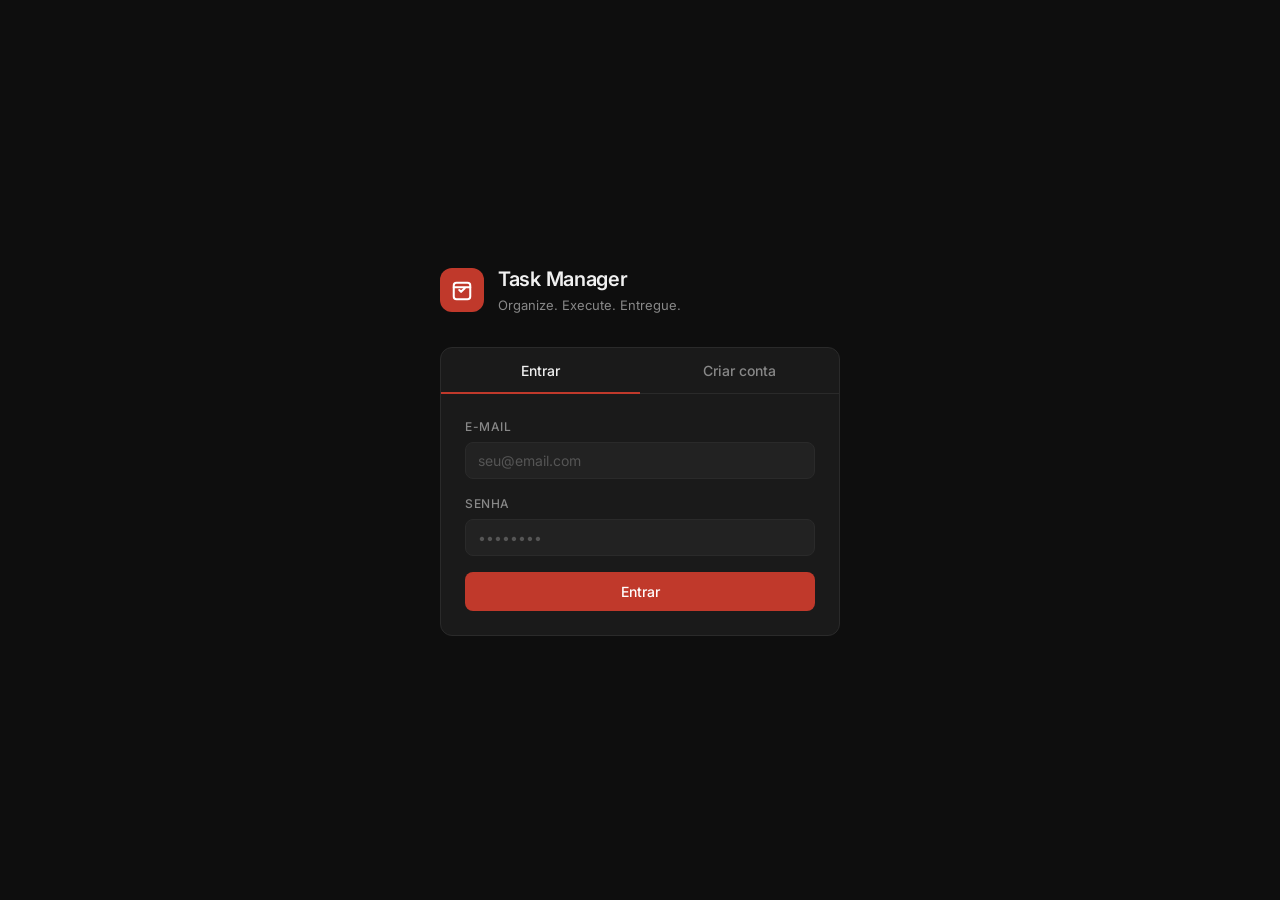
<file: src/main/resources/static/index.html>
<!DOCTYPE html>
<html lang="pt-BR" data-theme="dark">
<head>
  <meta charset="UTF-8" />
  <meta name="viewport" content="width=device-width, initial-scale=1.0" />
  <title>Task Manager</title>
  <link rel="preconnect" href="https://fonts.googleapis.com" />
  <link href="https://fonts.googleapis.com/css2?family=Inter:wght@400;500;600&family=JetBrains+Mono:wght@400;500&display=swap" rel="stylesheet" />
  <link rel="stylesheet" href="css/style.css" />
</head>
<body>

<!-- AUTH SCREEN -->
<div id="auth-screen">
  <div class="auth-container">
    <div class="auth-brand">
      <div class="auth-logo">
        <svg viewBox="0 0 24 24" fill="none" stroke="currentColor" stroke-width="2.2" stroke-linecap="round" stroke-linejoin="round">
          <path d="M9 12l2 2 4-4"/>
          <rect x="3" y="4" width="18" height="18" rx="3"/>
          <line x1="3" y1="9" x2="21" y2="9"/>
        </svg>
      </div>
      <div>
        <h1 class="auth-title">Task Manager</h1>
        <p class="auth-subtitle">Organize. Execute. Entregue.</p>
      </div>
    </div>

    <div class="auth-card">
      <div class="auth-tabs">
        <button class="auth-tab active" id="tab-login" onclick="switchTab('login')">Entrar</button>
        <button class="auth-tab" id="tab-register" onclick="switchTab('register')">Criar conta</button>
      </div>

      <!-- LOGIN FORM -->
      <div id="form-login" class="auth-form">
        <div class="field-group">
          <label class="field-label">E-mail</label>
          <input type="email" id="login-email" class="field-input" placeholder="seu@email.com" />
        </div>
        <div class="field-group">
          <label class="field-label">Senha</label>
          <input type="password" id="login-password" class="field-input" placeholder="••••••••" />
        </div>
        <div id="login-error" class="auth-error hidden"></div>
        <button class="btn-primary full" onclick="handleLogin()">Entrar</button>
      </div>

      <!-- REGISTER FORM -->
      <div id="form-register" class="auth-form hidden">
        <div class="field-group">
          <label class="field-label">Nome</label>
          <input type="text" id="reg-name" class="field-input" placeholder="Seu nome" />
        </div>
        <div class="field-group">
          <label class="field-label">E-mail</label>
          <input type="email" id="reg-email" class="field-input" placeholder="seu@email.com" />
        </div>
        <div class="field-group">
          <label class="field-label">Senha</label>
          <input type="password" id="reg-password" class="field-input" placeholder="Mínimo 6 caracteres" />
        </div>
        <div id="reg-error" class="auth-error hidden"></div>
        <button class="btn-primary full" onclick="handleRegister()">Criar conta</button>
      </div>
    </div>
  </div>
</div>

<!-- APP SCREEN -->
<div id="app-screen" class="hidden">
  <aside class="sidebar">
    <div class="sidebar-top">
      <div class="sidebar-brand">
        <div class="sidebar-logo">
          <svg viewBox="0 0 24 24" fill="none" stroke="currentColor" stroke-width="2.2" stroke-linecap="round" stroke-linejoin="round">
            <path d="M9 12l2 2 4-4"/>
            <rect x="3" y="4" width="18" height="18" rx="3"/>
            <line x1="3" y1="9" x2="21" y2="9"/>
          </svg>
        </div>
        <span class="sidebar-brand-name">TaskManager</span>
      </div>

      <nav class="sidebar-nav">
        <button class="nav-item active" data-view="all" onclick="setView('all', this)">
          <svg class="nav-icon" viewBox="0 0 24 24" fill="none" stroke="currentColor" stroke-width="2" stroke-linecap="round" stroke-linejoin="round">
            <rect x="3" y="3" width="7" height="7"/><rect x="14" y="3" width="7" height="7"/>
            <rect x="14" y="14" width="7" height="7"/><rect x="3" y="14" width="7" height="7"/>
          </svg>
          <span>Todas as tarefas</span>
          <span class="nav-count" id="count-all">0</span>
        </button>
        <button class="nav-item" data-view="PENDING" onclick="setView('PENDING', this)">
          <svg class="nav-icon" viewBox="0 0 24 24" fill="none" stroke="currentColor" stroke-width="2" stroke-linecap="round" stroke-linejoin="round">
            <circle cx="12" cy="12" r="10"/><polyline points="12 6 12 12 16 14"/>
          </svg>
          <span>Pendentes</span>
          <span class="nav-count" id="count-pending">0</span>
        </button>
        <button class="nav-item" data-view="IN_PROGRESS" onclick="setView('IN_PROGRESS', this)">
          <svg class="nav-icon" viewBox="0 0 24 24" fill="none" stroke="currentColor" stroke-width="2" stroke-linecap="round" stroke-linejoin="round">
            <polyline points="23 4 23 10 17 10"/><path d="M20.49 15a9 9 0 1 1-2.12-9.36L23 10"/>
          </svg>
          <span>Em progresso</span>
          <span class="nav-count" id="count-progress">0</span>
        </button>
        <button class="nav-item" data-view="COMPLETED" onclick="setView('COMPLETED', this)">
          <svg class="nav-icon" viewBox="0 0 24 24" fill="none" stroke="currentColor" stroke-width="2" stroke-linecap="round" stroke-linejoin="round">
            <polyline points="20 6 9 17 4 12"/>
          </svg>
          <span>Concluídas</span>
          <span class="nav-count" id="count-done">0</span>
        </button>
      </nav>
    </div>

    <div class="sidebar-bottom">
      <button class="theme-toggle" onclick="toggleTheme()" title="Alternar tema">
        <svg id="icon-moon" class="nav-icon" viewBox="0 0 24 24" fill="none" stroke="currentColor" stroke-width="2" stroke-linecap="round" stroke-linejoin="round">
          <path d="M21 12.79A9 9 0 1 1 11.21 3 7 7 0 0 0 21 12.79z"/>
        </svg>
        <svg id="icon-sun" class="nav-icon hidden" viewBox="0 0 24 24" fill="none" stroke="currentColor" stroke-width="2" stroke-linecap="round" stroke-linejoin="round">
          <circle cx="12" cy="12" r="5"/><line x1="12" y1="1" x2="12" y2="3"/>
          <line x1="12" y1="21" x2="12" y2="23"/><line x1="4.22" y1="4.22" x2="5.64" y2="5.64"/>
          <line x1="18.36" y1="18.36" x2="19.78" y2="19.78"/><line x1="1" y1="12" x2="3" y2="12"/>
          <line x1="21" y1="12" x2="23" y2="12"/><line x1="4.22" y1="19.78" x2="5.64" y2="18.36"/>
          <line x1="18.36" y1="5.64" x2="19.78" y2="4.22"/>
        </svg>
        <span>Alternar tema</span>
      </button>
      <button class="logout-btn" onclick="handleLogout()">
        <svg class="nav-icon" viewBox="0 0 24 24" fill="none" stroke="currentColor" stroke-width="2" stroke-linecap="round" stroke-linejoin="round">
          <path d="M9 21H5a2 2 0 0 1-2-2V5a2 2 0 0 1 2-2h4"/>
          <polyline points="16 17 21 12 16 7"/><line x1="21" y1="12" x2="9" y2="12"/>
        </svg>
        <span>Sair</span>
      </button>
    </div>
  </aside>

  <main class="main">
    <div class="main-header">
      <div>
        <h2 class="main-title" id="view-title">Todas as tarefas</h2>
        <p class="main-subtitle" id="view-subtitle">Gerencie todas as suas tarefas</p>
      </div>
      <button class="btn-primary" onclick="openModal()">
        <svg viewBox="0 0 24 24" fill="none" stroke="currentColor" stroke-width="2.5" stroke-linecap="round" stroke-linejoin="round" width="16" height="16">
          <line x1="12" y1="5" x2="12" y2="19"/><line x1="5" y1="12" x2="19" y2="12"/>
        </svg>
        Nova tarefa
      </button>
    </div>

    <div id="tasks-container">
      <div class="loading-state">
        <div class="spinner"></div>
        <span>Carregando tarefas...</span>
      </div>
    </div>
  </main>

  <!-- MOBILE NAVIGATION -->
  <nav class="mobile-nav">
    <button class="mobile-nav-item active" data-view="all" onclick="setView('all', this)">
      <svg viewBox="0 0 24 24" fill="none" stroke="currentColor" stroke-width="2" stroke-linecap="round" stroke-linejoin="round">
        <rect x="3" y="3" width="7" height="7"/><rect x="14" y="3" width="7" height="7"/>
        <rect x="14" y="14" width="7" height="7"/><rect x="3" y="14" width="7" height="7"/>
      </svg>
      <span>Todas</span>
    </button>
    <button class="mobile-nav-item" data-view="PENDING" onclick="setView('PENDING', this)">
      <svg viewBox="0 0 24 24" fill="none" stroke="currentColor" stroke-width="2" stroke-linecap="round" stroke-linejoin="round">
        <circle cx="12" cy="12" r="10"/><polyline points="12 6 12 12 16 14"/>
      </svg>
      <span>Pendentes</span>
    </button>
    <button class="mobile-nav-item" data-view="IN_PROGRESS" onclick="setView('IN_PROGRESS', this)">
      <svg viewBox="0 0 24 24" fill="none" stroke="currentColor" stroke-width="2" stroke-linecap="round" stroke-linejoin="round">
        <polyline points="23 4 23 10 17 10"/><path d="M20.49 15a9 9 0 1 1-2.12-9.36L23 10"/>
      </svg>
      <span>Progresso</span>
    </button>
    <button class="mobile-nav-item" data-view="COMPLETED" onclick="setView('COMPLETED', this)">
      <svg viewBox="0 0 24 24" fill="none" stroke="currentColor" stroke-width="2" stroke-linecap="round" stroke-linejoin="round">
        <polyline points="20 6 9 17 4 12"/>
      </svg>
      <span>Concluídas</span>
    </button>
  </nav>
</div>

<!-- MODAL NOVA TAREFA -->
<div id="modal-overlay" class="modal-overlay hidden" onclick="closeModalOnOverlay(event)">
  <div class="modal">
    <div class="modal-header">
      <h3 class="modal-title" id="modal-title-text">Nova tarefa</h3>
      <button class="modal-close" onclick="closeModal()">
        <svg viewBox="0 0 24 24" fill="none" stroke="currentColor" stroke-width="2" stroke-linecap="round" stroke-linejoin="round" width="18" height="18">
          <line x1="18" y1="6" x2="6" y2="18"/><line x1="6" y1="6" x2="18" y2="18"/>
        </svg>
      </button>
    </div>
    <div class="modal-body">
      <input type="hidden" id="modal-task-id" value="" />
      <div class="field-group">
        <label class="field-label">Título <span class="required">*</span></label>
        <input type="text" id="modal-title" class="field-input" placeholder="O que precisa ser feito?" />
      </div>
      <div class="field-group">
        <label class="field-label">Descrição</label>
        <textarea id="modal-desc" class="field-input field-textarea" placeholder="Detalhes opcionais..."></textarea>
      </div>
      <div class="field-group">
        <label class="field-label">Status</label>
        <select id="modal-status" class="field-input">
          <option value="PENDING">Pendente</option>
          <option value="IN_PROGRESS">Em progresso</option>
          <option value="COMPLETED">Concluída</option>
        </select>
      </div>
    </div>
    <div class="modal-footer">
      <button class="btn-ghost" onclick="closeModal()">Cancelar</button>
      <button class="btn-primary" onclick="saveTask()">Salvar tarefa</button>
    </div>
  </div>
</div>

<!-- TOAST -->
<div id="toast" class="toast hidden"></div>

<script src="js/api.js"></script>
<script src="js/auth.js"></script>
<script src="js/tasks.js"></script>
<script src="js/app.js"></script>
</body>
</html>
</file>
<file: src/main/resources/static/css/style.css>
/* ── TOKENS ───────────────────────────────────────────────── */
:root {
    --red:        #c0392b;
    --red-hover:  #a93226;
    --red-subtle: rgba(192, 57, 43, 0.12);

    --bg:         #0e0e0e;
    --surface:    #1a1a1a;
    --surface2:   #222222;
    --border:     #2a2a2a;

    --txt:        #f0f0f0;
    --txt2:       #888888;
    --txt3:       #555555;

    --pending:    #d4a017;
    --progress:   #4a90d9;
    --done:       #27a06a;

    --sidebar-w:  240px;
    --radius:     8px;
    --radius-lg:  12px;
    --transition: 150ms ease;

    --font:       'Inter', sans-serif;
    --mono:       'JetBrains Mono', monospace;
}

[data-theme="light"] {
    --bg:       #f2f2f2;
    --surface:  #ffffff;
    --surface2: #f7f7f7;
    --border:   #e0e0e0;
    --txt:      #1a1a1a;
    --txt2:     #666666;
    --txt3:     #999999;
}

/* ── RESET ────────────────────────────────────────────────── */
*, *::before, *::after { box-sizing: border-box; margin: 0; padding: 0; }
html { height: 100%; }
body {
    font-family: var(--font);
    background: var(--bg);
    color: var(--txt);
    height: 100%;
    font-size: 14px;
    line-height: 1.5;
    transition: background var(--transition), color var(--transition);
}

/* ── UTILITIES ────────────────────────────────────────────── */
.hidden { display: none !important; }

/* ── BUTTONS ──────────────────────────────────────────────── */
.btn-primary {
    display: inline-flex;
    align-items: center;
    gap: 6px;
    background: var(--red);
    color: #fff;
    border: none;
    border-radius: var(--radius);
    padding: 9px 18px;
    font-family: var(--font);
    font-size: 14px;
    font-weight: 500;
    cursor: pointer;
    transition: background var(--transition);
    white-space: nowrap;
}
.btn-primary:hover { background: var(--red-hover); }
.btn-primary.full { width: 100%; justify-content: center; padding: 11px; }

.btn-ghost {
    display: inline-flex;
    align-items: center;
    gap: 6px;
    background: transparent;
    color: var(--txt2);
    border: 1px solid var(--border);
    border-radius: var(--radius);
    padding: 9px 18px;
    font-family: var(--font);
    font-size: 14px;
    cursor: pointer;
    transition: all var(--transition);
}
.btn-ghost:hover { color: var(--txt); border-color: var(--txt3); }

.btn-icon {
    display: inline-flex;
    align-items: center;
    justify-content: center;
    background: transparent;
    border: none;
    color: var(--txt3);
    padding: 6px;
    border-radius: 6px;
    cursor: pointer;
    transition: all var(--transition);
}
.btn-icon:hover { color: var(--txt); background: var(--surface2); }
.btn-icon.danger:hover { color: var(--red); background: var(--red-subtle); }

/* ── FORM FIELDS ──────────────────────────────────────────── */
.field-group { display: flex; flex-direction: column; gap: 6px; }

.field-label {
    font-size: 12px;
    font-weight: 500;
    color: var(--txt2);
    text-transform: uppercase;
    letter-spacing: .5px;
}
.field-label .required { color: var(--red); }

.field-input {
    background: var(--surface2);
    border: 1px solid var(--border);
    color: var(--txt);
    border-radius: var(--radius);
    padding: 9px 12px;
    font-family: var(--font);
    font-size: 14px;
    outline: none;
    transition: border var(--transition);
    width: 100%;
}
.field-input:focus { border-color: var(--red); }
.field-input::placeholder { color: var(--txt3); }
.field-textarea { resize: vertical; min-height: 90px; }
select.field-input option { background: var(--surface); }

/* ── AUTH SCREEN ──────────────────────────────────────────── */
#auth-screen {
    min-height: 100vh;
    display: flex;
    align-items: center;
    justify-content: center;
    padding: 2rem 1rem;
}

.auth-container {
    width: 100%;
    max-width: 400px;
    display: flex;
    flex-direction: column;
    gap: 2rem;
}

.auth-brand {
    display: flex;
    align-items: center;
    gap: 14px;
}

.auth-logo {
    width: 44px;
    height: 44px;
    background: var(--red);
    border-radius: var(--radius-lg);
    display: flex;
    align-items: center;
    justify-content: center;
    flex-shrink: 0;
}
.auth-logo svg { width: 22px; height: 22px; stroke: #fff; }

.auth-title {
    font-size: 20px;
    font-weight: 600;
    letter-spacing: -.3px;
}
.auth-subtitle { font-size: 13px; color: var(--txt2); margin-top: 2px; }

.auth-card {
    background: var(--surface);
    border: 1px solid var(--border);
    border-radius: var(--radius-lg);
    overflow: hidden;
}

.auth-tabs {
    display: flex;
    border-bottom: 1px solid var(--border);
}
.auth-tab {
    flex: 1;
    background: transparent;
    border: none;
    color: var(--txt2);
    padding: 14px;
    font-family: var(--font);
    font-size: 14px;
    font-weight: 500;
    cursor: pointer;
    transition: all var(--transition);
    position: relative;
}
.auth-tab:hover { color: var(--txt); }
.auth-tab.active {
    color: var(--txt);
}
.auth-tab.active::after {
    content: '';
    position: absolute;
    bottom: -1px;
    left: 0;
    right: 0;
    height: 2px;
    background: var(--red);
}

.auth-form {
    padding: 1.5rem;
    display: flex;
    flex-direction: column;
    gap: 1rem;
}

.auth-error {
    font-size: 13px;
    color: var(--red);
    background: var(--red-subtle);
    border: 1px solid rgba(192, 57, 43, 0.25);
    border-radius: var(--radius);
    padding: 9px 12px;
}

/* ── APP LAYOUT ───────────────────────────────────────────── */
#app-screen {
    display: flex;
    height: 100vh;
    overflow: hidden;
}

/* ── SIDEBAR ──────────────────────────────────────────────── */
.sidebar {
    width: var(--sidebar-w);
    flex-shrink: 0;
    background: var(--surface);
    border-right: 1px solid var(--border);
    display: flex;
    flex-direction: column;
    justify-content: space-between;
    padding: 1.25rem 0;
    transition: background var(--transition);
}

.sidebar-top { display: flex; flex-direction: column; gap: 2rem; }

.sidebar-brand {
    display: flex;
    align-items: center;
    gap: 10px;
    padding: 0 1.25rem;
}
.sidebar-logo {
    width: 32px;
    height: 32px;
    background: var(--red);
    border-radius: 8px;
    display: flex;
    align-items: center;
    justify-content: center;
    flex-shrink: 0;
}
.sidebar-logo svg { width: 16px; height: 16px; stroke: #fff; }
.sidebar-brand-name { font-size: 15px; font-weight: 600; letter-spacing: -.2px; }

.sidebar-nav {
    display: flex;
    flex-direction: column;
    gap: 2px;
    padding: 0 0.75rem;
}

.nav-item {
    display: flex;
    align-items: center;
    gap: 10px;
    background: transparent;
    border: none;
    color: var(--txt2);
    padding: 9px 10px;
    border-radius: var(--radius);
    font-family: var(--font);
    font-size: 13.5px;
    cursor: pointer;
    transition: all var(--transition);
    text-align: left;
    width: 100%;
    border-left: 3px solid transparent;
}
.nav-item:hover { color: var(--txt); background: var(--surface2); }
.nav-item.active {
    color: var(--txt);
    background: var(--red-subtle);
    border-left-color: var(--red);
}

.nav-icon { width: 16px; height: 16px; flex-shrink: 0; }

.nav-count {
    margin-left: auto;
    font-family: var(--mono);
    font-size: 11px;
    color: var(--txt3);
    background: var(--surface2);
    border: 1px solid var(--border);
    border-radius: 20px;
    padding: 1px 7px;
    min-width: 24px;
    text-align: center;
}
.nav-item.active .nav-count {
    background: var(--red-subtle);
    border-color: rgba(192, 57, 43, 0.3);
    color: var(--red);
}

.sidebar-bottom {
    display: flex;
    flex-direction: column;
    gap: 2px;
    padding: 0 0.75rem;
}

.theme-toggle, .logout-btn {
    display: flex;
    align-items: center;
    gap: 10px;
    background: transparent;
    border: none;
    color: var(--txt2);
    padding: 9px 10px;
    border-radius: var(--radius);
    font-family: var(--font);
    font-size: 13.5px;
    cursor: pointer;
    transition: all var(--transition);
    width: 100%;
    text-align: left;
    border-left: 3px solid transparent;
}
.theme-toggle:hover { color: var(--txt); background: var(--surface2); }
.logout-btn:hover { color: var(--red); background: var(--red-subtle); }

/* ── MAIN ─────────────────────────────────────────────────── */
.main {
    flex: 1;
    overflow-y: auto;
    display: flex;
    flex-direction: column;
    gap: 1.5rem;
    padding: 2rem;
}

.main-header {
    display: flex;
    align-items: flex-start;
    justify-content: space-between;
    gap: 1rem;
}
.main-title { font-size: 20px; font-weight: 600; letter-spacing: -.3px; }
.main-subtitle { font-size: 13px; color: var(--txt2); margin-top: 3px; }

/* ── TASK LIST ────────────────────────────────────────────── */
.tasks-list {
    display: flex;
    flex-direction: column;
    gap: 8px;
}

.task-card {
    background: var(--surface);
    border: 1px solid var(--border);
    border-radius: var(--radius-lg);
    padding: 1rem 1.25rem;
    display: flex;
    align-items: flex-start;
    gap: 12px;
    transition: border var(--transition), background var(--transition);
    border-left: 3px solid var(--border);
    animation: fadeUp .18s ease;
}
@keyframes fadeUp {
    from { opacity: 0; transform: translateY(6px); }
    to   { opacity: 1; transform: none; }
}
.task-card:hover { border-color: var(--txt3); }
.task-card.status-PENDING { border-left-color: var(--pending); }
.task-card.status-IN_PROGRESS { border-left-color: var(--progress); }
.task-card.status-COMPLETED { border-left-color: var(--done); opacity: .75; }

.task-check {
    width: 20px;
    height: 20px;
    border-radius: 50%;
    border: 2px solid var(--border);
    flex-shrink: 0;
    cursor: pointer;
    display: flex;
    align-items: center;
    justify-content: center;
    margin-top: 2px;
    transition: all var(--transition);
}
.task-check:hover { border-color: var(--done); }
.task-check.done { background: var(--done); border-color: var(--done); }
.task-check svg { display: none; width: 10px; height: 10px; stroke: #fff; stroke-width: 3; }
.task-check.done svg { display: block; }

.task-body { flex: 1; min-width: 0; }
.task-title {
    font-size: 14px;
    font-weight: 500;
    margin-bottom: 3px;
    white-space: nowrap;
    overflow: hidden;
    text-overflow: ellipsis;
}
.task-card.status-COMPLETED .task-title {
    color: var(--txt3);
    text-decoration: line-through;
}
.task-desc {
    font-size: 13px;
    color: var(--txt2);
    margin-bottom: 8px;
    white-space: nowrap;
    overflow: hidden;
    text-overflow: ellipsis;
}
.task-meta { display: flex; align-items: center; gap: 8px; }

.badge {
    font-family: var(--mono);
    font-size: 10px;
    font-weight: 500;
    padding: 2px 8px;
    border-radius: 20px;
    letter-spacing: .3px;
}
.badge-PENDING  { background: rgba(212,160,23,.15); color: var(--pending); border: 1px solid rgba(212,160,23,.3); }
.badge-IN_PROGRESS { background: rgba(74,144,217,.15); color: var(--progress); border: 1px solid rgba(74,144,217,.3); }
.badge-COMPLETED { background: rgba(39,160,106,.15); color: var(--done); border: 1px solid rgba(39,160,106,.3); }

.task-date {
    font-family: var(--mono);
    font-size: 11px;
    color: var(--txt3);
}

.task-actions { display: flex; gap: 2px; flex-shrink: 0; }

/* ── EMPTY / LOADING ──────────────────────────────────────── */
.empty-state, .loading-state {
    display: flex;
    flex-direction: column;
    align-items: center;
    justify-content: center;
    gap: 12px;
    padding: 4rem 2rem;
    color: var(--txt3);
    font-size: 13px;
    text-align: center;
}
.empty-icon { font-size: 36px; margin-bottom: 4px; }
.empty-state p { line-height: 1.6; }

.spinner {
    width: 20px;
    height: 20px;
    border: 2px solid var(--border);
    border-top-color: var(--red);
    border-radius: 50%;
    animation: spin .7s linear infinite;
}
@keyframes spin { to { transform: rotate(360deg); } }

/* ── MODAL ────────────────────────────────────────────────── */
.modal-overlay {
    position: fixed;
    inset: 0;
    background: rgba(0,0,0,.6);
    display: flex;
    align-items: center;
    justify-content: center;
    z-index: 100;
    padding: 1rem;
    animation: fadeIn .15s ease;
}
@keyframes fadeIn { from { opacity: 0; } to { opacity: 1; } }

.modal {
    background: var(--surface);
    border: 1px solid var(--border);
    border-radius: var(--radius-lg);
    width: 100%;
    max-width: 480px;
    animation: slideUp .18s ease;
}
@keyframes slideUp {
    from { opacity: 0; transform: translateY(16px); }
    to   { opacity: 1; transform: none; }
}

.modal-header {
    display: flex;
    align-items: center;
    justify-content: space-between;
    padding: 1.25rem 1.5rem;
    border-bottom: 1px solid var(--border);
}
.modal-title { font-size: 15px; font-weight: 600; }
.modal-close {
    background: transparent;
    border: none;
    color: var(--txt3);
    cursor: pointer;
    padding: 4px;
    border-radius: 6px;
    display: flex;
    transition: all var(--transition);
}
.modal-close:hover { color: var(--txt); background: var(--surface2); }

.modal-body {
    padding: 1.5rem;
    display: flex;
    flex-direction: column;
    gap: 1rem;
}

.modal-footer {
    display: flex;
    justify-content: flex-end;
    gap: 8px;
    padding: 1rem 1.5rem;
    border-top: 1px solid var(--border);
}

/* ── TOAST ────────────────────────────────────────────────── */
.toast {
    position: fixed;
    bottom: 1.5rem;
    left: 50%;
    transform: translateX(-50%);
    background: var(--surface);
    border: 1px solid var(--border);
    border-radius: var(--radius);
    padding: 10px 20px;
    font-size: 13px;
    color: var(--txt);
    z-index: 200;
    white-space: nowrap;
    animation: fadeIn .2s ease;
    box-shadow: 0 4px 20px rgba(0,0,0,.3);
}
.toast.error { border-color: var(--red); color: var(--red); }

/* ── SCROLLBAR ────────────────────────────────────────────── */
::-webkit-scrollbar { width: 6px; }
::-webkit-scrollbar-track { background: transparent; }
::-webkit-scrollbar-thumb { background: var(--border); border-radius: 3px; }
::-webkit-scrollbar-thumb:hover { background: var(--txt3); }

/* ── RESPONSIVE ───────────────────────────────────────────── */

/* Mobile: até 640px */
@media (max-width: 640px) {
    /* Layout base */
    .sidebar {
        display: none !important;
    }

    #app-screen {
        flex-direction: column;
        height: 100vh;
        overflow: hidden;
    }

    /* Main content */
    .main {
        padding: 1rem;
        gap: 1rem;
        padding-bottom: 80px;
        overflow-y: auto;
        flex: 1;
    }

    /* Header mobile */
    .main-header {
        flex-direction: column;
        align-items: flex-start;
        gap: 1rem;
    }
    .main-title { font-size: 18px; }
    .main-subtitle { font-size: 12px; }

    /* FAB Button */
    .btn-primary.fab {
        position: fixed;
        bottom: 80px;
        right: 1rem;
        width: 56px;
        height: 56px;
        border-radius: 50%;
        padding: 0;
        display: flex;
        align-items: center;
        justify-content: center;
        box-shadow: 0 4px 16px rgba(192,57,43,.4);
        z-index: 50;
    }
    .btn-primary.fab span { display: none; }
    .btn-primary.fab svg { width: 24px; height: 24px; }

    /* Task cards mobile */
    .task-card {
        padding: 1rem;
        gap: 12px;
        border-radius: 8px;
    }
    .task-title { font-size: 14px; }
    .task-desc { font-size: 12px; margin-bottom: 6px; }
    .task-meta { font-size: 11px; }
    .task-actions { gap: 4px; }
    .btn-icon { padding: 6px; }

    /* Mobile bottom navigation */
    .mobile-nav {
        display: flex;
        position: fixed;
        bottom: 0;
        left: 0;
        right: 0;
        background: var(--surface);
        border-top: 1px solid var(--border);
        z-index: 50;
        padding: 0;
        height: 70px;
        box-shadow: 0 -2px 8px rgba(0,0,0,.1);
    }

    .mobile-nav-item {
        flex: 1;
        display: flex;
        flex-direction: column;
        align-items: center;
        justify-content: center;
        gap: 4px;
        padding: 8px 4px;
        background: transparent;
        border: none;
        color: var(--txt3);
        font-family: var(--font);
        font-size: 10px;
        cursor: pointer;
        transition: color var(--transition);
        border-top: 3px solid transparent;
        min-height: 70px;
        -webkit-tap-highlight-color: transparent;
    }
    .mobile-nav-item.active {
        color: var(--red);
        border-top-color: var(--red);
    }
    .mobile-nav-item:active {
        background: var(--surface2);
    }
    .mobile-nav-item svg { width: 24px; height: 24px; }

    /* Modal mobile */
    .modal-overlay {
        padding: 1rem;
        align-items: flex-end;
    }
    .modal {
        max-width: 100%;
        width: 100%;
        max-height: 85vh;
        overflow-y: auto;
        border-radius: 12px 12px 0 0;
    }
    .modal-header {
        padding: 1.25rem;
        position: sticky;
        top: 0;
        background: var(--surface);
        border-bottom: 1px solid var(--border);
    }
    .modal-title { font-size: 15px; }
    .modal-body {
        padding: 1.25rem;
        gap: 1rem;
    }
    .modal-footer {
        flex-direction: column-reverse;
        gap: 8px;
        padding: 1rem 1.25rem;
        border-top: 1px solid var(--border);
        position: sticky;
        bottom: 0;
        background: var(--surface);
    }
    .modal-footer button {
        width: 100%;
        min-height: 44px;
        font-size: 14px;
    }

    /* Form fields mobile */
    .field-input {
        padding: 11px 14px;
        font-size: 16px;
        -webkit-appearance: none;
        appearance: none;
    }
    .field-label { font-size: 11px; }

    /* Auth screen mobile */
    #auth-screen {
        padding: 1.5rem 1rem;
    }
    .auth-container {
        gap: 1.5rem;
        max-width: 100%;
    }
    .auth-card {
        box-shadow: 0 2px 8px rgba(0,0,0,.2);
    }
    .auth-form {
        gap: 1rem;
        padding: 1.25rem;
    }
    .auth-brand { gap: 10px; }
    .auth-title { font-size: 18px; }
    .btn-primary.full {
        min-height: 48px;
        padding: 11px 16px;
    }

    /* Empty/Loading states */
    .empty-state, .loading-state {
        padding: 3rem 1.5rem;
        font-size: 12px;
    }
    .empty-icon { font-size: 32px; }

    /* Toast mobile */
    .toast {
        bottom: 80px;
        left: 1rem;
        right: 1rem;
        transform: none;
        white-space: normal;
        font-size: 12px;
    }

    /* Prevent zoom on input focus */
    input, textarea, select {
        font-size: 16px !important;
    }
}

/* Desktop: 641px+ */
@media (min-width: 641px) {
    .mobile-nav {
        display: none !important;
    }
    .btn-primary.fab {
        display: none !important;
    }
}
</file>
